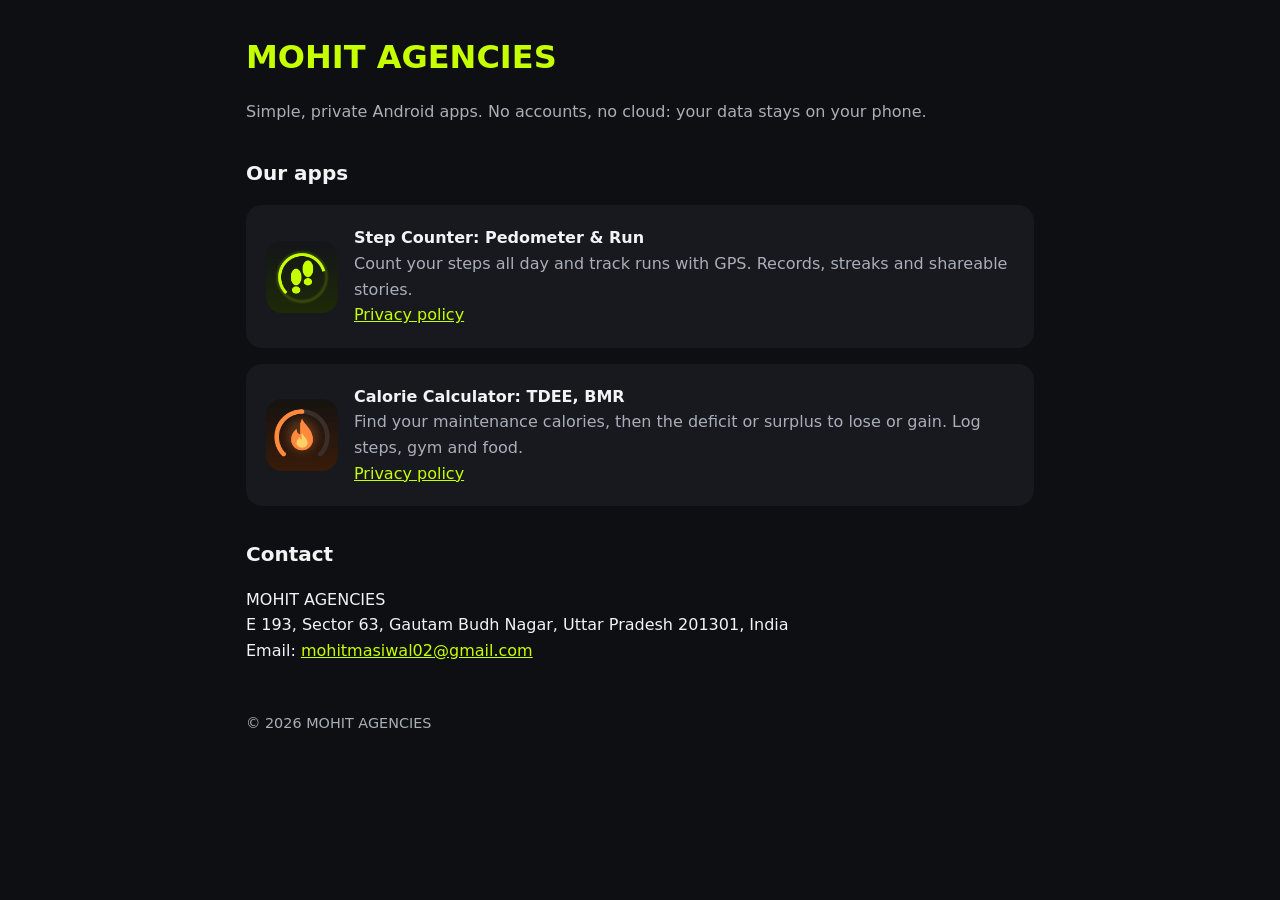
<file: index.html>
<!doctype html>
<html lang="en">
<head>
<meta charset="utf-8">
<meta name="viewport" content="width=device-width, initial-scale=1">
<title>MOHIT AGENCIES – Apps</title>
<meta name="description" content="Android apps by MOHIT AGENCIES, including Step Counter: Pedometer & Run and Calorie Calculator.">
<!-- GOOGLE_SITE_VERIFICATION -->
<link rel="stylesheet" href="style.css">
</head>
<body>
<main>
  <h1>MOHIT AGENCIES</h1>
  <p class="muted">Simple, private Android apps. No accounts, no cloud: your data stays on your phone.</p>

  <h2>Our apps</h2>
  <div class="card">
    <img src="step-counter/icon.png" alt="Step Counter icon">
    <div>
      <strong>Step Counter: Pedometer &amp; Run</strong><br>
      <span class="muted">Count your steps all day and track runs with GPS. Records, streaks and shareable stories.</span><br>
      <a href="step-counter/privacy-policy.html">Privacy policy</a>
    </div>
  </div>

  <div class="card">
    <img src="calorie-calculator/icon.png" alt="Calorie Calculator icon">
    <div>
      <strong>Calorie Calculator: TDEE, BMR</strong><br>
      <span class="muted">Find your maintenance calories, then the deficit or surplus to lose or gain. Log steps, gym and food.</span><br>
      <a href="calorie-calculator/privacy-policy.html">Privacy policy</a>
    </div>
  </div>

  <h2>Contact</h2>
  <p>MOHIT AGENCIES<br>E 193, Sector 63, Gautam Budh Nagar, Uttar Pradesh 201301, India<br>
  Email: <a href="mailto:mohitmasiwal02@gmail.com">mohitmasiwal02@gmail.com</a></p>

  <footer>© 2026 MOHIT AGENCIES</footer>
</main>
</body>
</html>
</file>
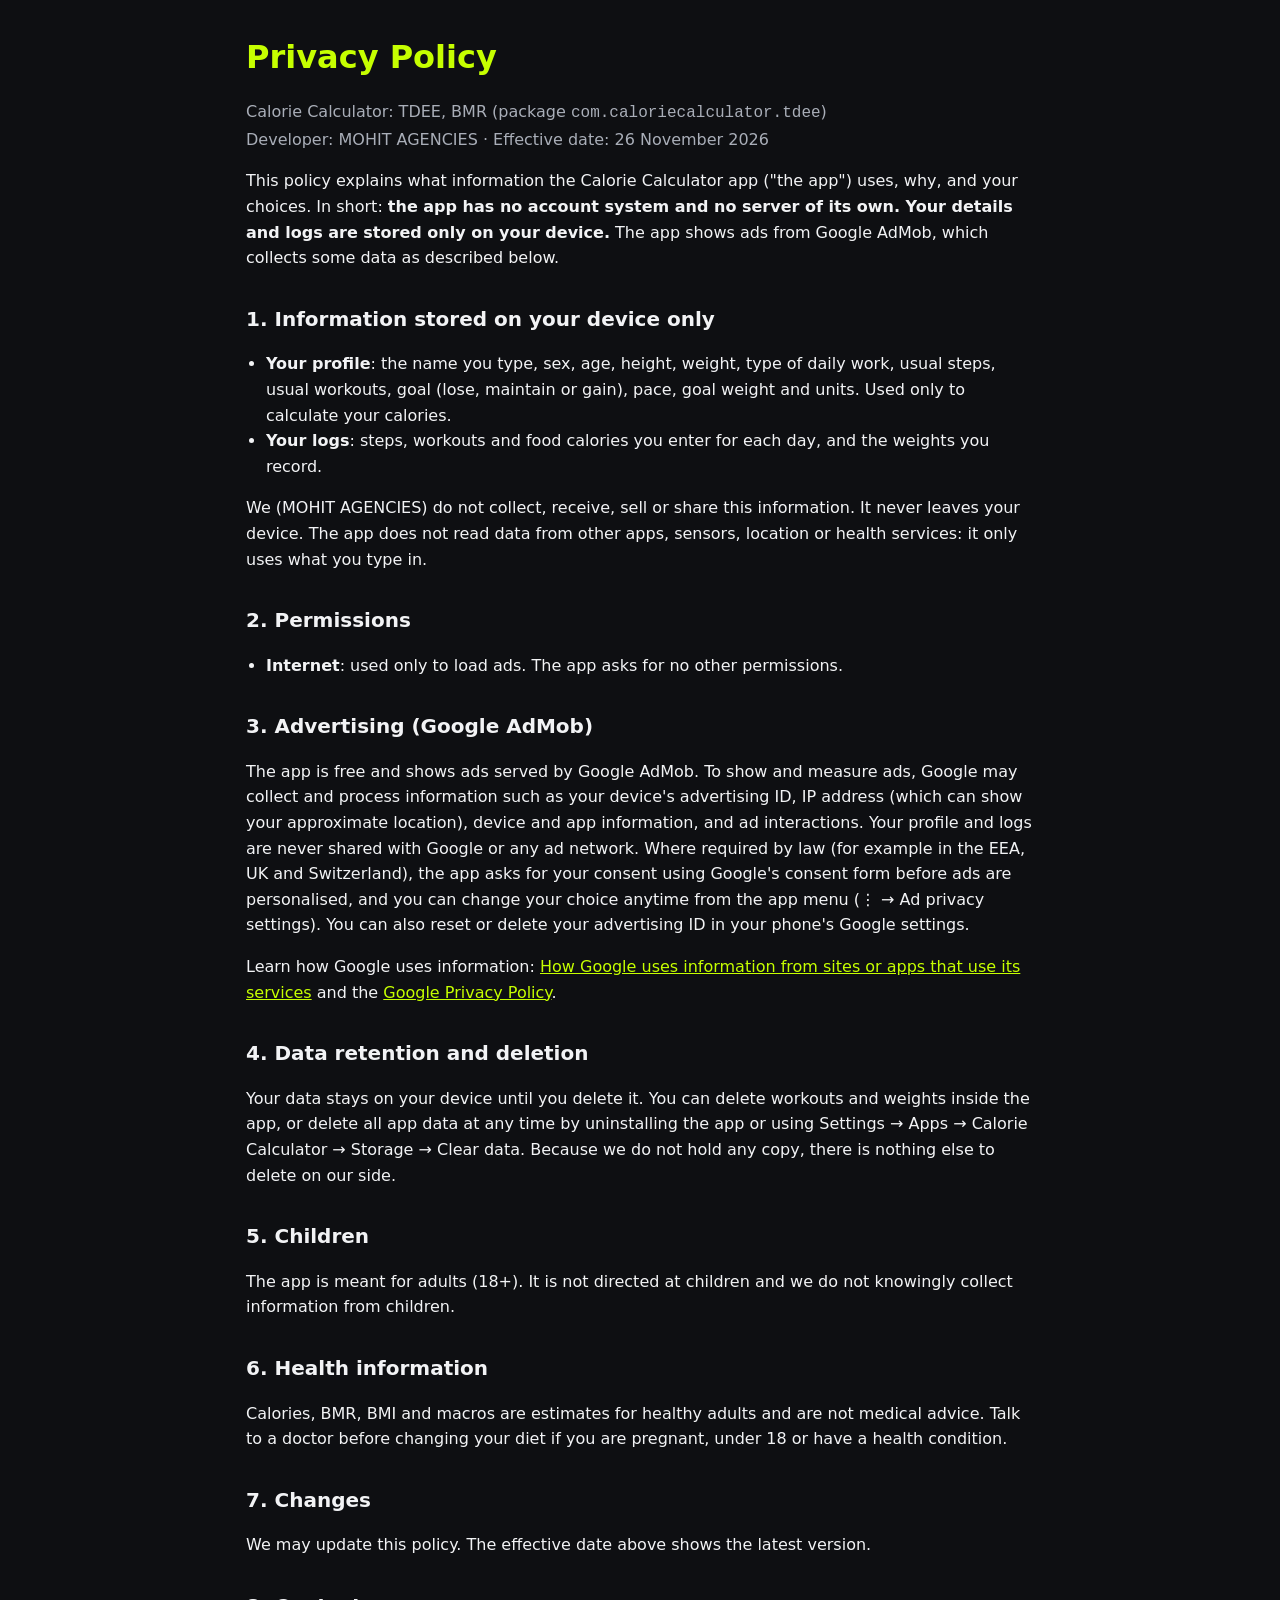
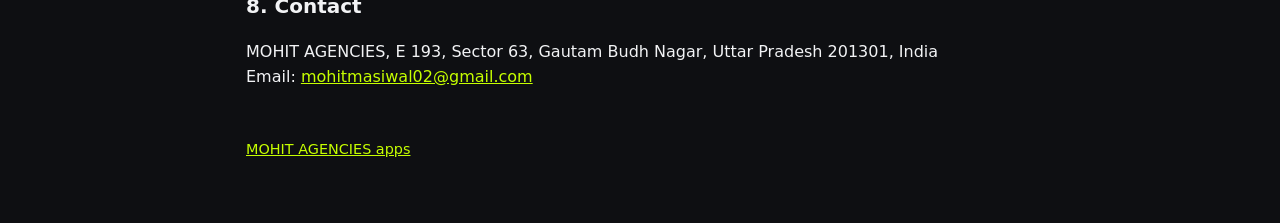
<file: calorie-calculator/privacy-policy.html>
<!doctype html>
<html lang="en">
<head>
<meta charset="utf-8">
<meta name="viewport" content="width=device-width, initial-scale=1">
<title>Privacy Policy – Calorie Calculator: TDEE, BMR</title>
<link rel="stylesheet" href="../style.css">
</head>
<body>
<main>
  <h1>Privacy Policy</h1>
  <p class="muted">Calorie Calculator: TDEE, BMR (package <code>com.caloriecalculator.tdee</code>)<br>
  Developer: MOHIT AGENCIES · Effective date: 26 November 2026</p>

  <p>This policy explains what information the Calorie Calculator app ("the app") uses, why, and your choices.
  In short: <strong>the app has no account system and no server of its own. Your details and logs are stored only on your device.</strong>
  The app shows ads from Google AdMob, which collects some data as described below.</p>

  <h2>1. Information stored on your device only</h2>
  <ul>
    <li><strong>Your profile</strong>: the name you type, sex, age, height, weight, type of daily work, usual steps, usual workouts,
      goal (lose, maintain or gain), pace, goal weight and units. Used only to calculate your calories.</li>
    <li><strong>Your logs</strong>: steps, workouts and food calories you enter for each day, and the weights you record.</li>
  </ul>
  <p>We (MOHIT AGENCIES) do not collect, receive, sell or share this information. It never leaves your device.
  The app does not read data from other apps, sensors, location or health services: it only uses what you type in.</p>

  <h2>2. Permissions</h2>
  <ul>
    <li><strong>Internet</strong>: used only to load ads. The app asks for no other permissions.</li>
  </ul>

  <h2>3. Advertising (Google AdMob)</h2>
  <p>The app is free and shows ads served by Google AdMob. To show and measure ads, Google may collect and process
  information such as your device's advertising ID, IP address (which can show your approximate location), device and app information,
  and ad interactions. Your profile and logs are never shared with Google or any ad network.
  Where required by law (for example in the EEA, UK and Switzerland), the app asks for your consent using Google's consent
  form before ads are personalised, and you can change your choice anytime from the app menu (⋮ → Ad privacy settings).
  You can also reset or delete your advertising ID in your phone's Google settings.</p>
  <p>Learn how Google uses information: <a href="https://policies.google.com/technologies/partner-sites">How Google uses information from sites or apps that use its services</a>
  and the <a href="https://policies.google.com/privacy">Google Privacy Policy</a>.</p>

  <h2>4. Data retention and deletion</h2>
  <p>Your data stays on your device until you delete it. You can delete workouts and weights inside the app, or delete all app data at any time by
  uninstalling the app or using Settings → Apps → Calorie Calculator → Storage → Clear data. Because we do not hold any copy, there is nothing
  else to delete on our side.</p>

  <h2>5. Children</h2>
  <p>The app is meant for adults (18+). It is not directed at children and we do not knowingly collect information from children.</p>

  <h2>6. Health information</h2>
  <p>Calories, BMR, BMI and macros are estimates for healthy adults and are not medical advice. Talk to a doctor before changing
  your diet if you are pregnant, under 18 or have a health condition.</p>

  <h2>7. Changes</h2>
  <p>We may update this policy. The effective date above shows the latest version.</p>

  <h2>8. Contact</h2>
  <p>MOHIT AGENCIES, E 193, Sector 63, Gautam Budh Nagar, Uttar Pradesh 201301, India<br>
  Email: <a href="mailto:mohitmasiwal02@gmail.com">mohitmasiwal02@gmail.com</a></p>

  <footer><a href="../index.html">MOHIT AGENCIES apps</a></footer>
</main>
</body>
</html>
</file>
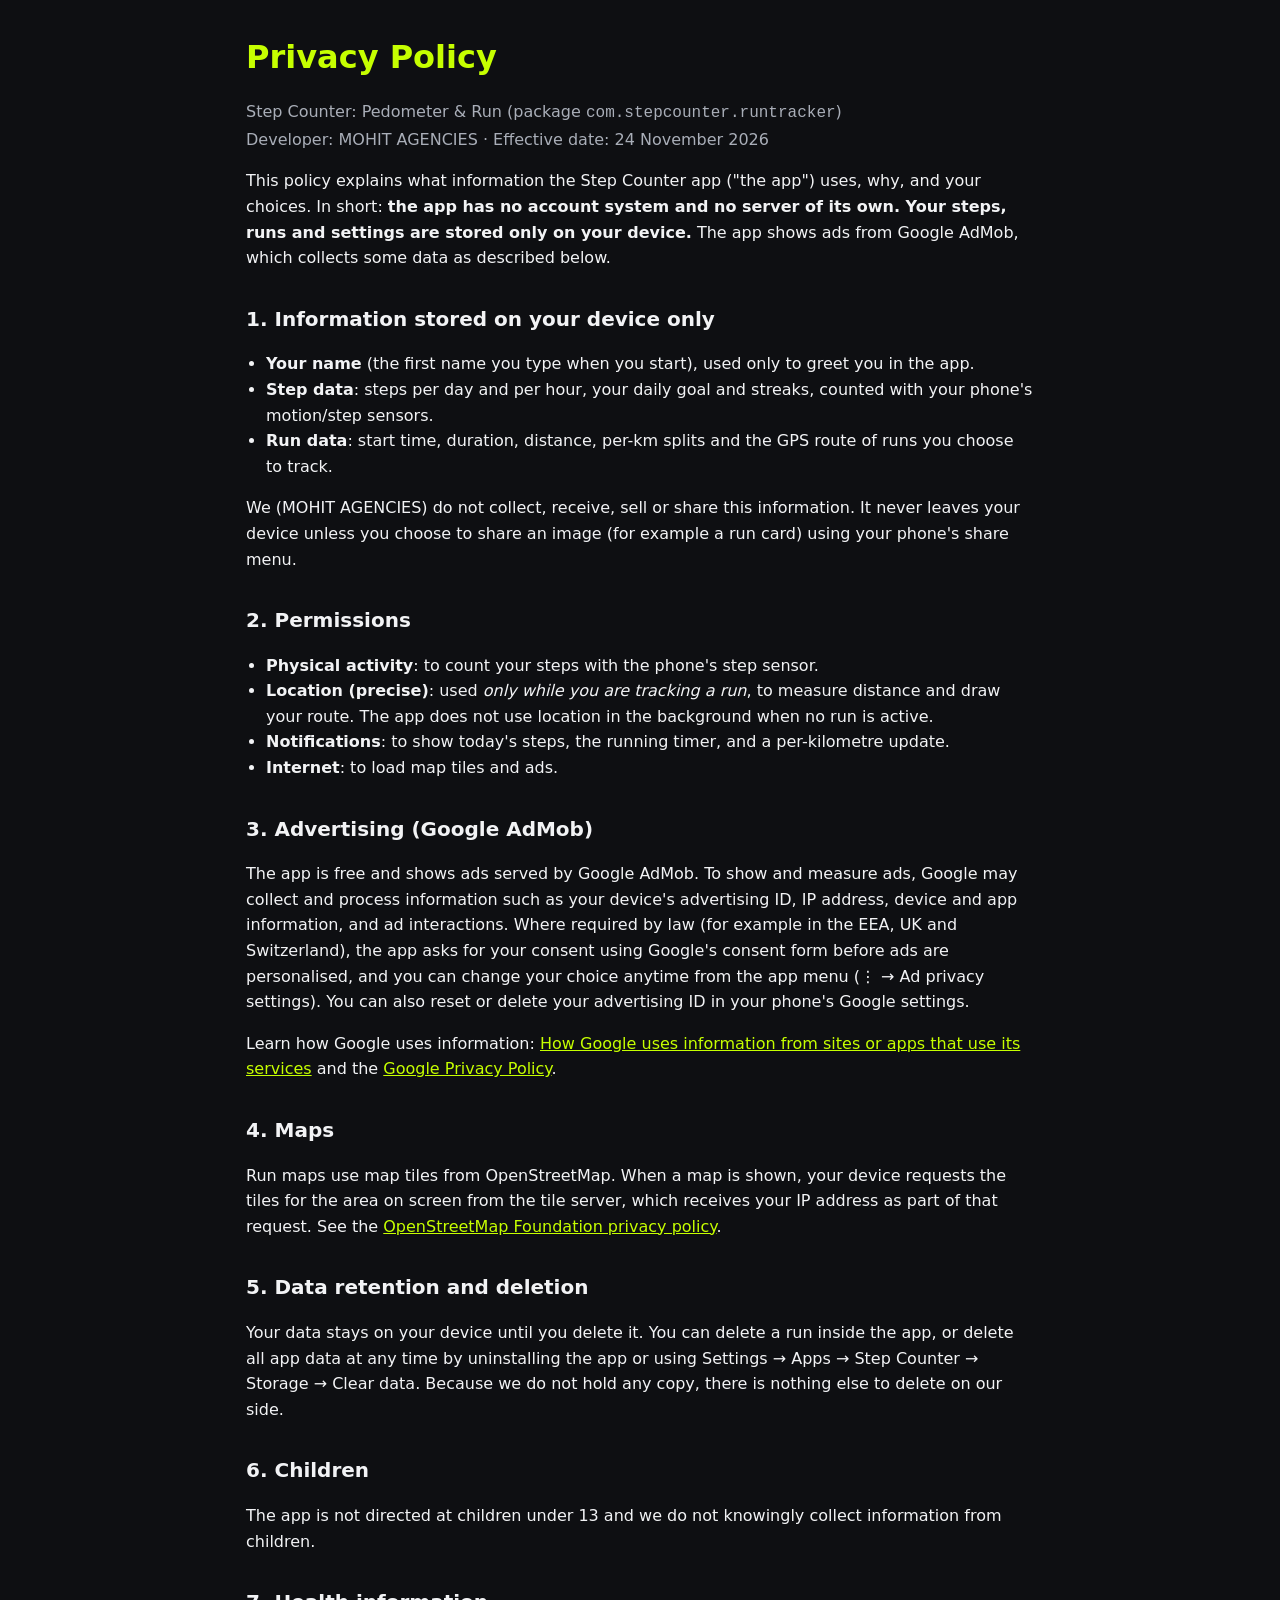
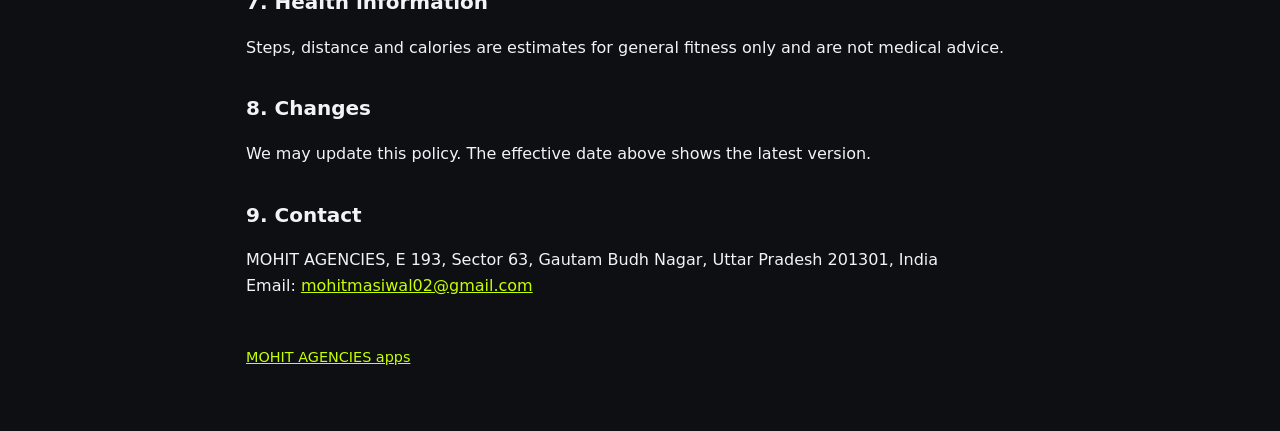
<file: step-counter/privacy-policy.html>
<!doctype html>
<html lang="en">
<head>
<meta charset="utf-8">
<meta name="viewport" content="width=device-width, initial-scale=1">
<title>Privacy Policy – Step Counter: Pedometer &amp; Run</title>
<link rel="stylesheet" href="../style.css">
</head>
<body>
<main>
  <h1>Privacy Policy</h1>
  <p class="muted">Step Counter: Pedometer &amp; Run (package <code>com.stepcounter.runtracker</code>)<br>
  Developer: MOHIT AGENCIES · Effective date: 24 November 2026</p>

  <p>This policy explains what information the Step Counter app ("the app") uses, why, and your choices.
  In short: <strong>the app has no account system and no server of its own. Your steps, runs and settings are stored only on your device.</strong>
  The app shows ads from Google AdMob, which collects some data as described below.</p>

  <h2>1. Information stored on your device only</h2>
  <ul>
    <li><strong>Your name</strong> (the first name you type when you start), used only to greet you in the app.</li>
    <li><strong>Step data</strong>: steps per day and per hour, your daily goal and streaks, counted with your phone's motion/step sensors.</li>
    <li><strong>Run data</strong>: start time, duration, distance, per-km splits and the GPS route of runs you choose to track.</li>
  </ul>
  <p>We (MOHIT AGENCIES) do not collect, receive, sell or share this information. It never leaves your device unless you
  choose to share an image (for example a run card) using your phone's share menu.</p>

  <h2>2. Permissions</h2>
  <ul>
    <li><strong>Physical activity</strong>: to count your steps with the phone's step sensor.</li>
    <li><strong>Location (precise)</strong>: used <em>only while you are tracking a run</em>, to measure distance and draw your route.
      The app does not use location in the background when no run is active.</li>
    <li><strong>Notifications</strong>: to show today's steps, the running timer, and a per-kilometre update.</li>
    <li><strong>Internet</strong>: to load map tiles and ads.</li>
  </ul>

  <h2>3. Advertising (Google AdMob)</h2>
  <p>The app is free and shows ads served by Google AdMob. To show and measure ads, Google may collect and process
  information such as your device's advertising ID, IP address, device and app information, and ad interactions.
  Where required by law (for example in the EEA, UK and Switzerland), the app asks for your consent using Google's consent
  form before ads are personalised, and you can change your choice anytime from the app menu (⋮ → Ad privacy settings).
  You can also reset or delete your advertising ID in your phone's Google settings.</p>
  <p>Learn how Google uses information: <a href="https://policies.google.com/technologies/partner-sites">How Google uses information from sites or apps that use its services</a>
  and the <a href="https://policies.google.com/privacy">Google Privacy Policy</a>.</p>

  <h2>4. Maps</h2>
  <p>Run maps use map tiles from OpenStreetMap. When a map is shown, your device requests the tiles for the area on screen
  from the tile server, which receives your IP address as part of that request. See the
  <a href="https://osmfoundation.org/wiki/Privacy_Policy">OpenStreetMap Foundation privacy policy</a>.</p>

  <h2>5. Data retention and deletion</h2>
  <p>Your data stays on your device until you delete it. You can delete a run inside the app, or delete all app data at any time by
  uninstalling the app or using Settings → Apps → Step Counter → Storage → Clear data. Because we do not hold any copy, there is nothing
  else to delete on our side.</p>

  <h2>6. Children</h2>
  <p>The app is not directed at children under 13 and we do not knowingly collect information from children.</p>

  <h2>7. Health information</h2>
  <p>Steps, distance and calories are estimates for general fitness only and are not medical advice.</p>

  <h2>8. Changes</h2>
  <p>We may update this policy. The effective date above shows the latest version.</p>

  <h2>9. Contact</h2>
  <p>MOHIT AGENCIES, E 193, Sector 63, Gautam Budh Nagar, Uttar Pradesh 201301, India<br>
  Email: <a href="mailto:mohitmasiwal02@gmail.com">mohitmasiwal02@gmail.com</a></p>

  <footer><a href="../index.html">MOHIT AGENCIES apps</a></footer>
</main>
</body>
</html>
</file>
<file: style.css>
:root { --bg:#0e0f12; --card:#17191e; --text:#f2f3f5; --muted:#a9aeb8; --lime:#c6ff00; }
* { box-sizing: border-box; }
body { margin:0; background:var(--bg); color:var(--text); font:16px/1.6 system-ui, -apple-system, "Segoe UI", Roboto, sans-serif; }
main { max-width: 820px; margin: 0 auto; padding: 32px 16px 64px; }
h1 { color: var(--lime); font-size: 2rem; margin: 0 0 4px; }
h2 { margin-top: 32px; font-size: 1.25rem; }
a { color: var(--lime); }
.muted { color: var(--muted); }
.card { background: var(--card); border-radius: 16px; padding: 20px; margin: 16px 0; display: flex; gap: 16px; align-items: center; }
.card img { width: 72px; height: 72px; border-radius: 16px; }
footer { margin-top: 48px; color: var(--muted); font-size: .9rem; }
ul { padding-left: 20px; }
</file>
